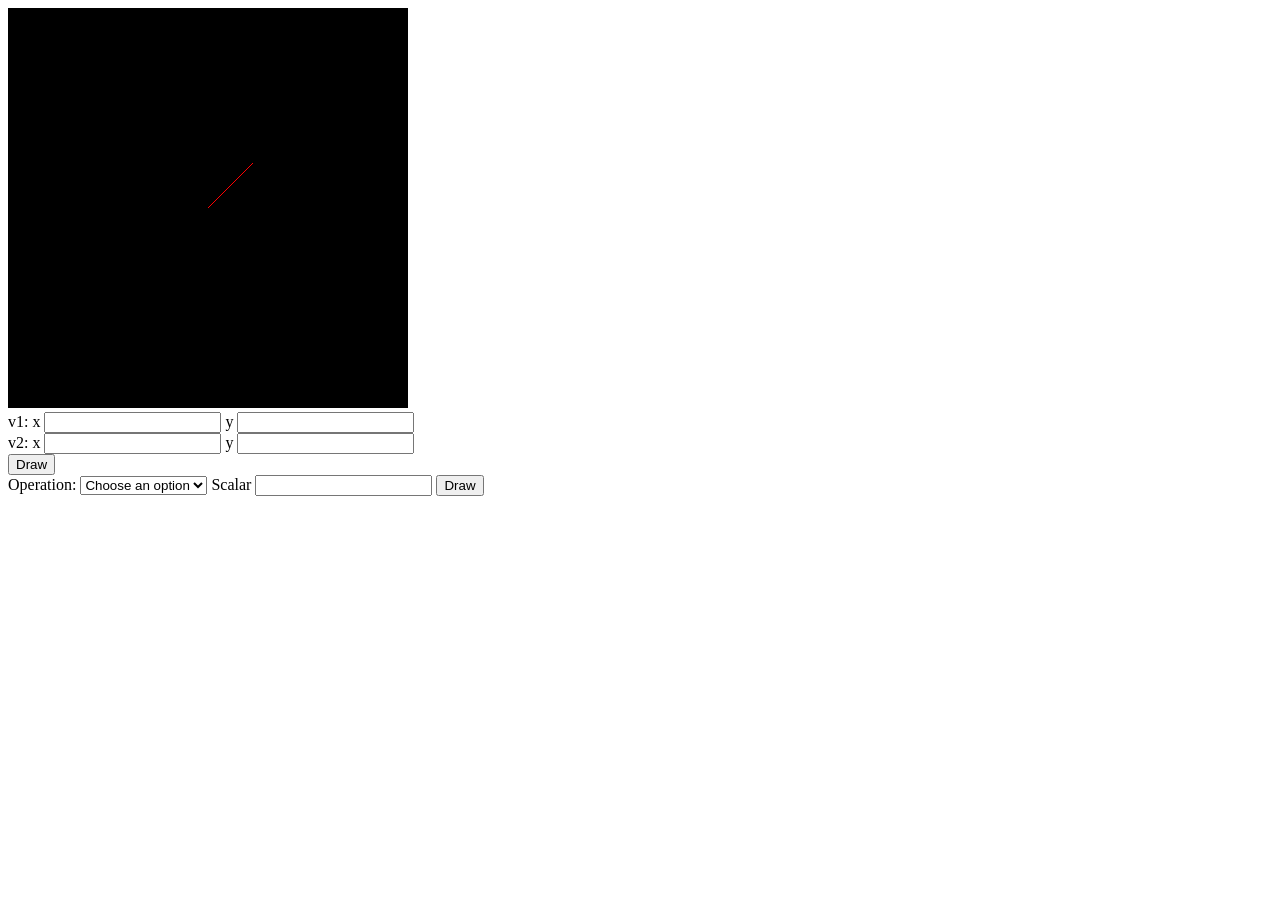
<file: asgn0/asgn0.html>
<!DOCTYPE html> 
<html lang ="en">
    <head>
        <meta charset="utf-8" />
        <title>Draw a blue rectangle (canvas version)</title>
    </head>

    <body onload="main()">
        <canvas id="example" width="400" height="400">
            Please use a browser that supports "canvas"
        </canvas>
        <script src="lib/cuon-matrix-cse160.js"></script>
        <script src="asgn0.js"></script>
        <div>
            v1: x <input type="number" id="x1">
            y <input type="number" id="y1">
        </div>
        <div>
            v2: x <input type="number" id="x2">
            y <input type="number" id="y2">
        </div>
        <button onclick="handleDrawEvent()">Draw</button>
        <div>
            Operation: 
            <select name="operations" id="operation-select">
                <option value=""> Choose an option</option>
                <option value="add"> Add</option>
                <option value="sub"> Subtract</option>
                <option value="mul"> Multiply</option>
                <option value="div"> Divide</option>
                <option value="mag"> Magnitude</option>
                <option value="norm"> Normalize</option>
                <option value="angle"> Angle Between</option>
                <option value="area"> Area</option>

            </select>
            Scalar <input type="number" id="scalar">
            <button onclick="handleDrawOperationEvent()">Draw</button>
        </div>
    </body>
</html>
</file>
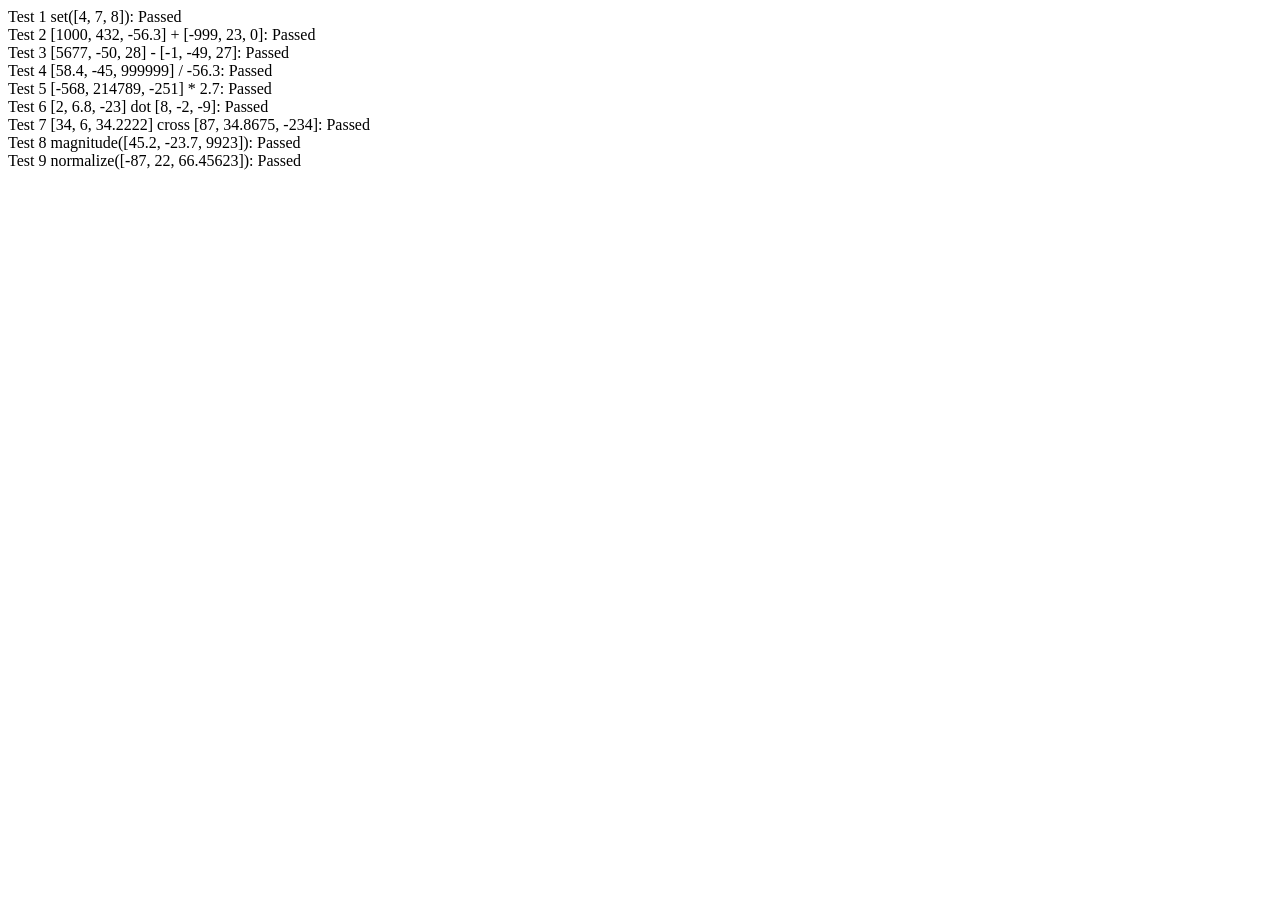
<file: asgn0/lib/vectorTests.html>
<!DOCTYPE html>
<html>

<head>
  <meta charset="UTF-8" />
  <meta name="viewport" content="width=device-width" />
  <title>Vector Tests</title>
</head>

<body>
  Test 1 set([4, 7, 8]): <span id=test1></span>
  <br>
  Test 2 [1000, 432, -56.3] + [-999, 23, 0]: <span id=test2></span>
  <br>
  Test 3 [5677, -50, 28] - [-1, -49, 27]: <span id=test3></span>
  <br>
  Test 4 [58.4, -45, 999999] / -56.3: <span id=test4></span>
  <br>
  Test 5 [-568, 214789, -251] * 2.7: <span id=test5></span>
  <br>
  Test 6 [2, 6.8, -23] dot [8, -2, -9]: <span id=test6></span>
  <br>
  Test 7 [34, 6, 34.2222] cross [87, 34.8675, -234]: <span id=test7></span>
  <br>
  Test 8 magnitude([45.2, -23.7, 9923]): <span id=test8></span>
  <br>
  Test 9 normalize([-87, 22, 66.45623]): <span id=test9></span>

  <script src="cuon-matrix-cse160.js"></script>
  <script>
    var ERROR = 0.1

    function verify(vect, sol, text) {
      passed = vect.every((val, i) => Math.abs(val - sol[i]) < ERROR)
      passed ? text.innerHTML = "Passed" : text.innerHTML = "Failed"
    }
    // Test 1 set([4, 7, 8])
    let text = document.getElementById("test1")
    let vect1 = new Vector3([0, 0, 0])
    let vect2 = new Vector3([4, 7, 8])
    vect1.set(vect2)
    let v1 = vect1.elements
    verify(v1, [4, 7, 8], text)

    // Test 2 [1000, 432, -56.3] + [-999, 23, 0]
    text = document.getElementById("test2")
    vect1 = new Vector3([1000, 432, -56.3])
    vect2 = new Vector3([-999, 23, 0])
    vect1.add(vect2)
    let v = vect1.elements
    verify(v, [1, 455, -56.3], text)

    // Test 3 [5677, -50, 28] - [-1, -49, 27]
    text = document.getElementById("test3")
    vect1 = new Vector3([5677, -50, 28])
    vect2 = new Vector3([-1, -49, 27])
    vect1.sub(vect2)
    v = vect1.elements
    verify(v, [5678, -1, 1], text)

    // Test 4 [58.4, -45, 999999] / -56.3
    text = document.getElementById("test4")
    let vect = new Vector3([58.4, -45, 999999])
    vect.div(-56.3)
    v = vect.elements
    verify(v, [-1.037300178, 0.79928952, -17761.971580817], text)

    // Test 5 [-568, 214789, -251] * 2.7
    text = document.getElementById("test5")
    vect = new Vector3([-568, 214789, -251])
    vect.mul(2.7)
    v = vect.elements
    verify(v, [-1533.6, 579930.3, -677.7], text)

    // Test 6 [2, 6.8, -23] dot [8, -2, -9]
    text = document.getElementById("test6")
    vect1 = new Vector3([2, 6.8, -23])
    vect2 = new Vector3([8, -2, -9])
    let num = Vector3.dot(vect1, vect2)
    Math.abs(num - 209.4) < ERROR ? text.innerHTML = "Passed" : text.innerHTML = "Failed"

    // Test 7 [34, 6, 34.2222] cross [87, 34.8675, -234]
    text = document.getElementById("test7")
    vect1 = new Vector3([34, 6, 34.2222])
    vect2 = new Vector3([87, 34.8675, -234])
    v = Vector3.cross(vect1, vect2).elements
    verify(v, [-2597.2425585, 10933.3314, 663.495], text)

    // Test 8 magnitude([45.2, -23.7, 9923])
    text = document.getElementById("test8")
    vect = new Vector3([45.2, -23.7, 9923])
    num = vect.magnitude()
    Math.abs(num - 9923.131246235) < ERROR ? text.innerHTML = "Passed" : text.innerHTML = "Failed"

    // Test 9 normalize([-87, 22, 66.45623])
    text = document.getElementById("test9")
    vect = new Vector3([-87, 22, 66.45623])
    v = vect.normalize().elements
    verify(v, [-0.779104913, 0.197015035, 0.595130751], text)
  </script>
</body>

</html>
</file>
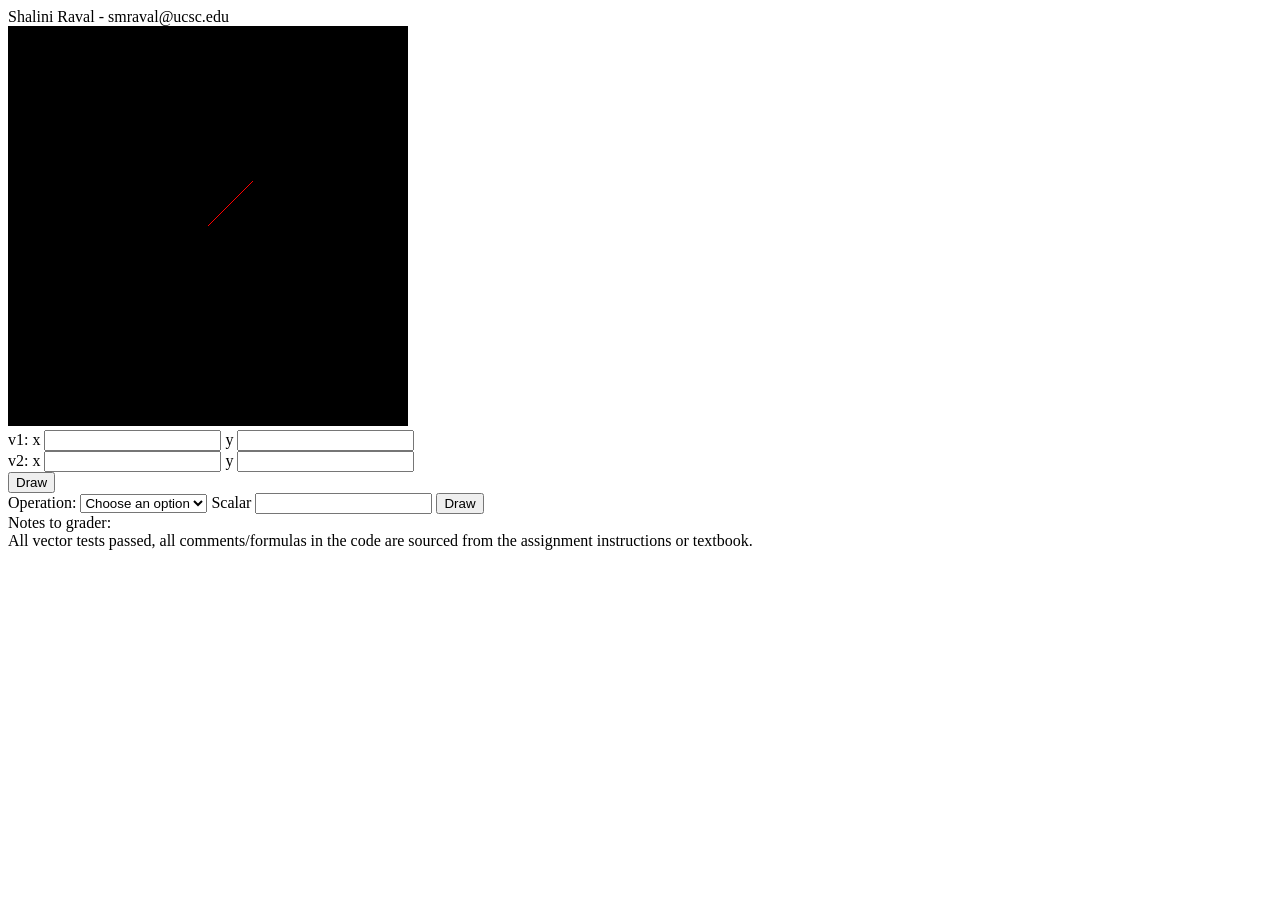
<file: asgn0/src/asgn0.html>
<!DOCTYPE html> 
<html lang ="en">
    <head>
        <meta charset="utf-8" />
        <title>Draw a blue rectangle (canvas version)</title>
    </head>

    <body onload="main()">
        <div>
            Shalini Raval - smraval@ucsc.edu
        </div>
        <canvas id="example" width="400" height="400">
            Please use a browser that supports "canvas"
        </canvas>
        <script src="../lib/cuon-matrix-cse160.js"></script>
        <script src="asgn0.js"></script>
        <div>
            v1: x <input type="number" id="x1">
            y <input type="number" id="y1">
        </div>
        <div>
            v2: x <input type="number" id="x2">
            y <input type="number" id="y2">
        </div>
        <button onclick="handleDrawEvent()">Draw</button>
        <div>
            Operation: 
            <select name="operations" id="operation-select">
                <option value=""> Choose an option</option>
                <option value="add"> Add</option>
                <option value="sub"> Subtract</option>
                <option value="mul"> Multiply</option>
                <option value="div"> Divide</option>
                <option value="mag"> Magnitude</option>
                <option value="norm"> Normalize</option>
                <option value="angle"> Angle Between</option>
                <option value="area"> Area</option>

            </select>
            Scalar <input type="number" id="scalar">
            <button onclick="handleDrawOperationEvent()">Draw</button>
        </div>
        <div>
            Notes to grader: 
            <div>
                All vector tests passed, all comments/formulas in the code 
                are sourced from the assignment instructions or textbook. 
            </div>
        </div>
    </body>
</html>
</file>
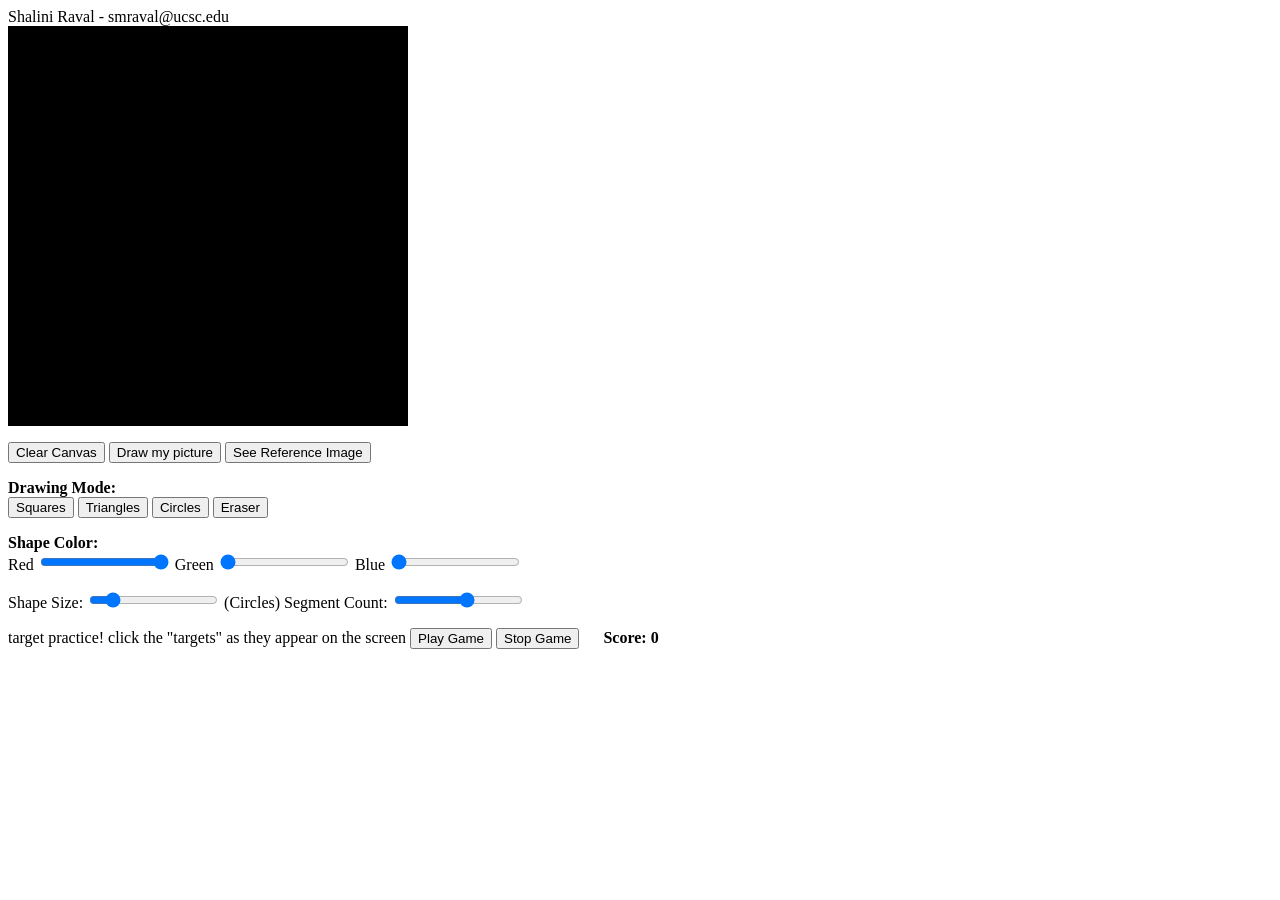
<file: asgn1/src/asgn1.html>
<!DOCTYPE html>
<html lang="en">
    <head>
        <meta charset="utf-8" />
        <title>Assignment 2</title>
          <div>
            Shalini Raval - smraval@ucsc.edu
        </div>
    </head>

    <body onload="main()">
        <div style="display: flex; gap: 20px;">
            <canvas id="webgl" width="400" height="400">
                Please use the browser supporting "canvas".
            </canvas>
            <img id="referenceImage" src="myDrawing.png" alt="Reference Drawing" style="display: none; height: 400px; border: 2px solid #ccc;">
        </div>

        <p>
            <button type="button" id="clearButton">Clear Canvas</button>
            <button type="button" id="drawPictureButton"> Draw my picture</button>
            <button type="button" id="toggleReferenceButton">See Reference Image</button>
        </p>
        <p>
            <b>Drawing Mode:</b><br>
            <button type="button" id="squareButton">Squares</button>
            <button type="button" id="triangleButton">Triangles</button>
            <button type="button" id="circleButton">Circles</button>
            <button type="button" id="eraserButton">Eraser</button>
        </p>
        <p>
            <b>Shape Color:</b><br>
            Red <input type="range" min="0" max="100" value="100" class="slider" id="redSlider">
            Green <input type="range" min="0" max="100" value="0" class="slider" id="greenSlider">
            Blue <input type="range" min="0" max="100" value="0" class="slider" id="blueSlider">
        </p>
         <p>
            Shape Size: <input type="range" min="5" max="40" value="10" class="slider" id="sizeSlider">
            (Circles) Segment Count: <input type="range" min="3" max="50" value="30" class="slider" id="segmentSlider">
        </p>

        <p>
            target practice! click the "targets" as they appear on the screen
            <button type="button" id="playGameButton">Play Game</button>
            <button type="button" id="stopGameButton">Stop Game</button>
            <span id="gameScore" style="margin-left: 20px; font-weight: bold; font-size: 16px;">Score: 0</span>
        </p>


        <script src="../lib/webgl-utils.js"></script>
        <script src="../lib/webgl-debug.js"></script>
        <script src="../lib/cuon-utils.js"></script>
        <script src="asgn1.js"></script>
        <script src="drawing.js"></script>
        <script src="target.js"></script>
    </body>
</html>
</file>
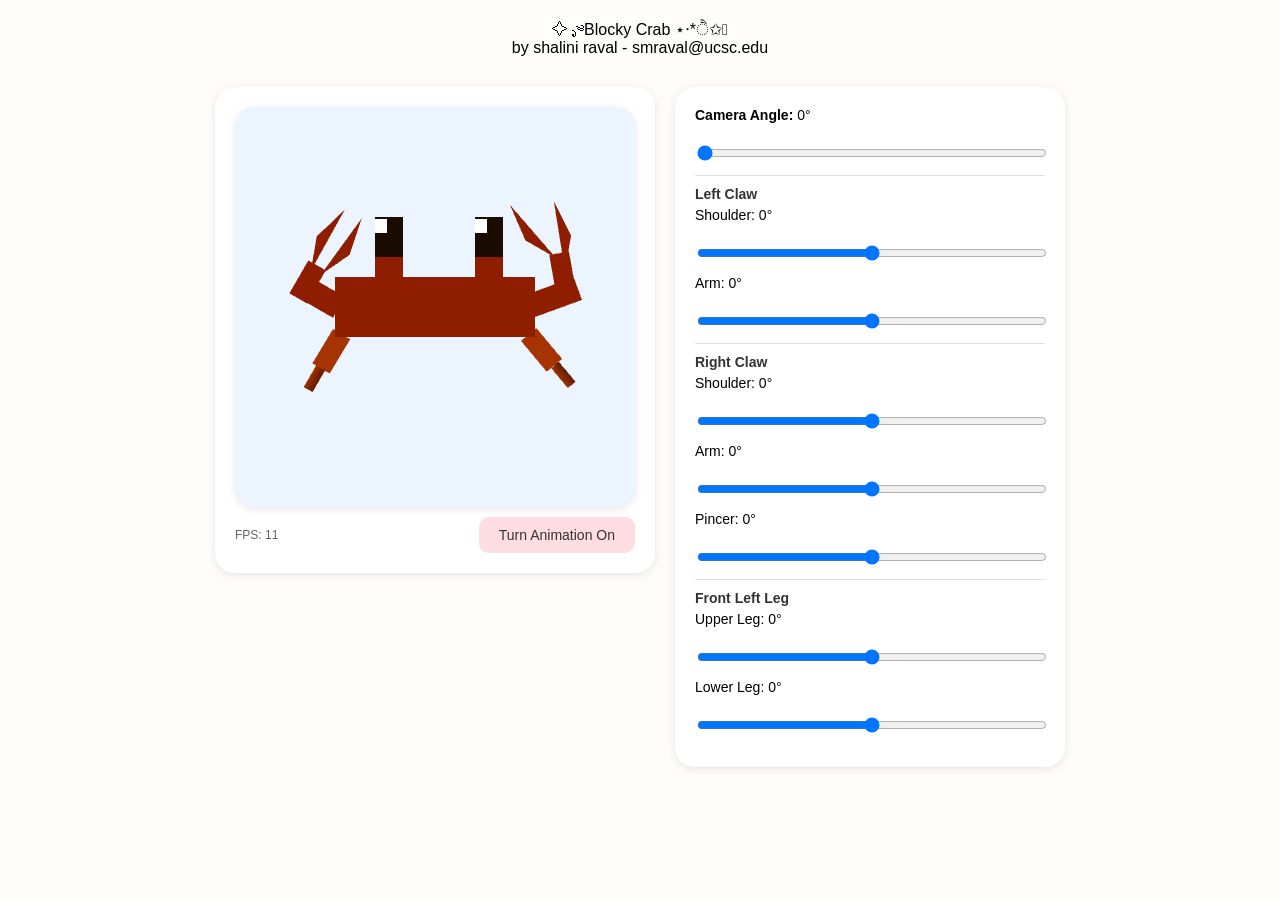
<file: asgn2/src/BlockyAnimal.html>
<!DOCTYPE html>
<html lang="en">
    <head>
        <meta charset="utf-8" />
        <title>Asgn2: Blocky Animal</title>
        <link rel="stylesheet" href="BlockyAnimal.css">
    </head>

    <body onload="main()">
        <div class="header">
            <div>✧ ೃ༄Blocky Crab ⋆‧*ੈ✩𓏲</div>
            by shalini raval - smraval@ucsc.edu
        </div>
        <div class="container">
            <div class="canvas-container">
                <canvas id="webgl" width="400" height="400">
                    Please use the browser supporting "canvas".
                </canvas>
                <div class="canvas-footer">
                    <div id="performance">
                        FPS: <span id="fpsValue">0</span>
                    </div>
                    <button id="animationToggle">Turn Animation On</button>
                </div>
            </div>
            
            <div class="controls-container">
                <div class="control-group">
                    <label><b>Camera Angle:</b> <span id="cameraAngleValue">0</span>°</label><br>
                    <input type="range" min="0" max="360" value="0" id="globalRotationSlider">
                </div>
                <hr>
                <strong>Left Claw</strong>
                <div class="control-group">
                    <label>Shoulder: <span id="clawShoulderValue">0</span>°</label><br>
                    <input type="range" min="-90" max="90" value="0" id="clawShoulderSlider">
                </div>
                <div class="control-group">
                    <label>Arm: <span id="clawElbowValue">0</span>°</label><br>
                    <input type="range" min="-90" max="90" value="0" id="clawElbowSlider">
                </div>
                <hr>
                <strong>Right Claw</strong>
                <div class="control-group">
                    <label>Shoulder: <span id="clawShoulderRValue">0</span>°</label><br>
                    <input type="range" min="-90" max="90" value="0" id="clawShoulderRSlider">
                </div>
                <div class="control-group">
                    <label>Arm: <span id="clawElbowRValue">0</span>°</label><br>
                    <input type="range" min="-90" max="90" value="0" id="clawElbowRSlider">
                </div>
                <div class="control-group">
                    <label>Pincer: <span id="clawPincerRValue">0</span>°</label><br>
                    <input type="range" min="-30" max="30" value="0" id="clawPincerRSlider">
                </div>
                <hr>
                <strong>Front Left Leg</strong>
                <div class="control-group">
                    <label>Upper Leg: <span id="legHipValue">0</span>°</label><br>
                    <input type="range" min="-180" max="180" value="0" id="legHipSlider">
                </div>
                <div class="control-group">
                    <label>Lower Leg: <span id="legKneeValue">0</span>°</label><br>
                    <input type="range" min="-180" max="180" value="0" id="legKneeSlider">
                </div>
            </div>
        </div>

        <script src="../lib/webgl-utils.js"></script>
        <script src="../lib/webgl-debug.js"></script>
        <script src="../lib/cuon-utils.js"></script>
        <script src="../lib/cuon-matrix-cse160.js"></script>
        <script src="BlockyAnimal.js"></script>
        <script src="Circle.js"></script>
        <script src="Points.js"></script>
        <script src="Triangle.js"></script>
        <script src="Cube.js"></script>
    </body>
</html>
</file>
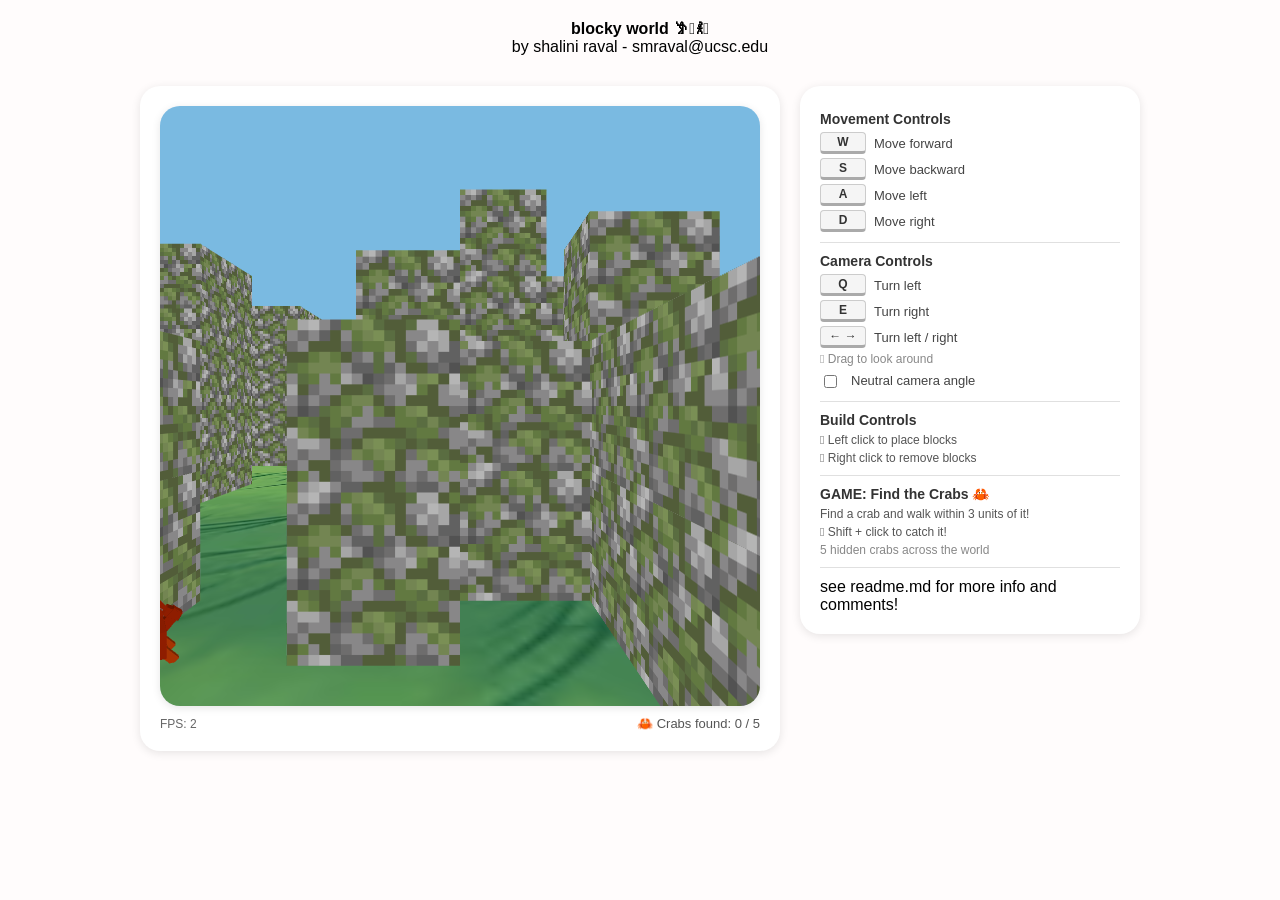
<file: asgn3/src/World.html>
<!DOCTYPE html>
<html lang="en">
<head>
  <meta charset="utf-8">
  <title>asgn3: blocky world</title>
  <style>
    body {
      font-family: Arial, sans-serif;
      margin: 0;
      padding: 20px;
      background-color: #fffcfc;
    }

    .header {
      text-align: center;
      margin-bottom: 30px;
    }

    .container {
      display: flex;
      flex-direction: row;
      justify-content: center;
      align-items: flex-start;
      gap: 20px;
      max-width: 1000px;
      margin: 0 auto;
    }

    .canvas-container {
      background-color: white;
      border-radius: 20px;
      padding: 20px;
      box-shadow: 0 2px 10px rgba(0, 0, 0, 0.1);
      display: flex;
      flex-direction: column;
      align-items: center;
    }

    #webgl {
      border-radius: 20px;
      box-shadow: 0 2px 8px rgba(0, 0, 0, 0.1);
      display: block;
      background-color: #ecf5ff;
    }

    .canvas-footer {
      display: flex;
      justify-content: space-between;
      align-items: center;
      width: 100%;
      margin-top: 10px;
    }

    #performance {
      font-size: 12px;
      color: #666;
    }

    .controls-container {
      background-color: white;
      border-radius: 20px;
      padding: 20px;
      box-shadow: 0 2px 10px rgba(0, 0, 0, 0.1);
      width: 350px;
      max-width: 350px;
    }

    .control-group {
      margin-bottom: 10px;
    }

    .control-group label {
      display: block;
      margin-bottom: 2px;
      font-size: 14px;
    }

    button {
      padding: 10px 20px;
      font-size: 14px;
      background-color: #FDDCE2;
      color: #333;
      border: none;
      border-radius: 10px;
      cursor: pointer;
      transition: background-color 0.3s;
    }

    button:hover { background-color: #fcc9d1; }
    button:active { background-color: #fbb6c0; }

    hr {
      border: none;
      border-top: 1px solid #e0e0e0;
      margin: 10px 0;
    }

    strong {
      display: block;
      margin: 5px 0;
      font-size: 14px;
      color: #333;
    }

    .key-row {
      display: flex;
      align-items: center;
      gap: 8px;
      margin-bottom: 4px;
      font-size: 13px;
      color: #444;
    }

    .key {
      display: inline-block;
      background-color: #f5f5f5;
      border: 1px solid #ccc;
      border-bottom: 3px solid #aaa;
      border-radius: 4px;
      padding: 2px 8px;
      font-weight: bold;
      font-size: 12px;
      color: #333;
      min-width: 28px;
      text-align: center;
    }
  </style>
</head>

<body onload="main()">

  <div class="header">
    <div><b>blocky world 𐦂𖨆𐀪𖠋</b></div>
    by shalini raval - smraval@ucsc.edu
  </div>

  <div class="container">

    <div class="canvas-container">
      <canvas id="webgl" width="600" height="600">
        Please use a browser that supports the canvas element.
      </canvas>
      <div class="canvas-footer">
        <div id="performance">FPS: <span id="fpsValue">0</span></div>
        <div id="crabDisplay" style="font-size:13px;color:#555;">
          🦀 Crabs found: <span id="crabCount">0 / 5</span>
        </div>
      </div>
    </div>

    <div class="controls-container">

      <strong>Movement Controls</strong>
      <div class="control-group">
        <div class="key-row"><span class="key">W</span> Move forward</div>
        <div class="key-row"><span class="key">S</span> Move backward</div>
        <div class="key-row"><span class="key">A</span> Move left</div>
        <div class="key-row"><span class="key">D</span> Move right</div>
      </div>

      <hr>
      <strong>Camera Controls</strong>
      <div class="control-group">
        <div class="key-row"><span class="key">Q</span> Turn left</div>
        <div class="key-row"><span class="key">E</span> Turn right</div>
        <div class="key-row"><span class="key">← →</span> Turn left / right</div>
        <div class="key-row" style="color:#888;font-size:12px;">𖦹 Drag to look around</div>
        <div class="key-row" style="margin-top:6px;">
          <input type="checkbox" id="neutralCamera" style="margin-right:6px;">
          <label for="neutralCamera" style="font-size:13px;cursor:pointer;">Neutral camera angle</label>
        </div>
      </div>

      <hr>
      <strong>Build Controls</strong>
      <div class="control-group">
        <div class="key-row" style="color:#555;font-size:12px;"> 𖦹 Left click to place blocks</div>
        <div class="key-row" style="color:#555;font-size:12px;"> 𖦹 Right click to remove blocks</div>
      </div>

      <hr>
      <strong>GAME: Find the Crabs 🦀</strong>
      <div class="control-group">
        <div class="key-row" style="color:#555;font-size:12px;">Find a crab and walk within 3 units of it!</div>
        <div class="key-row" style="color:#555;font-size:12px;"> 𖦹 Shift + click to catch it!</div>
        <div class="key-row" style="color:#888;font-size:12px;">5 hidden crabs across the world</div>
      </div>
      <hr>
          <div> see readme.md for more info and comments!</div>
    </div>
  </div>

  <script src="../lib/webgl-utils.js"></script>
  <script src="../lib/webgl-debug.js"></script>
  <script src="../lib/cuon-utils.js"></script>
  <script src="../lib/cuon-matrix-cse160.js"></script>

  <script src="Camera.js"></script>
  <script src="Triangle.js"></script>
  <script src="Cube.js"></script>
  <script src="Crab.js"></script>
  <script src="World.js"></script>

</body>
</html>
</file>
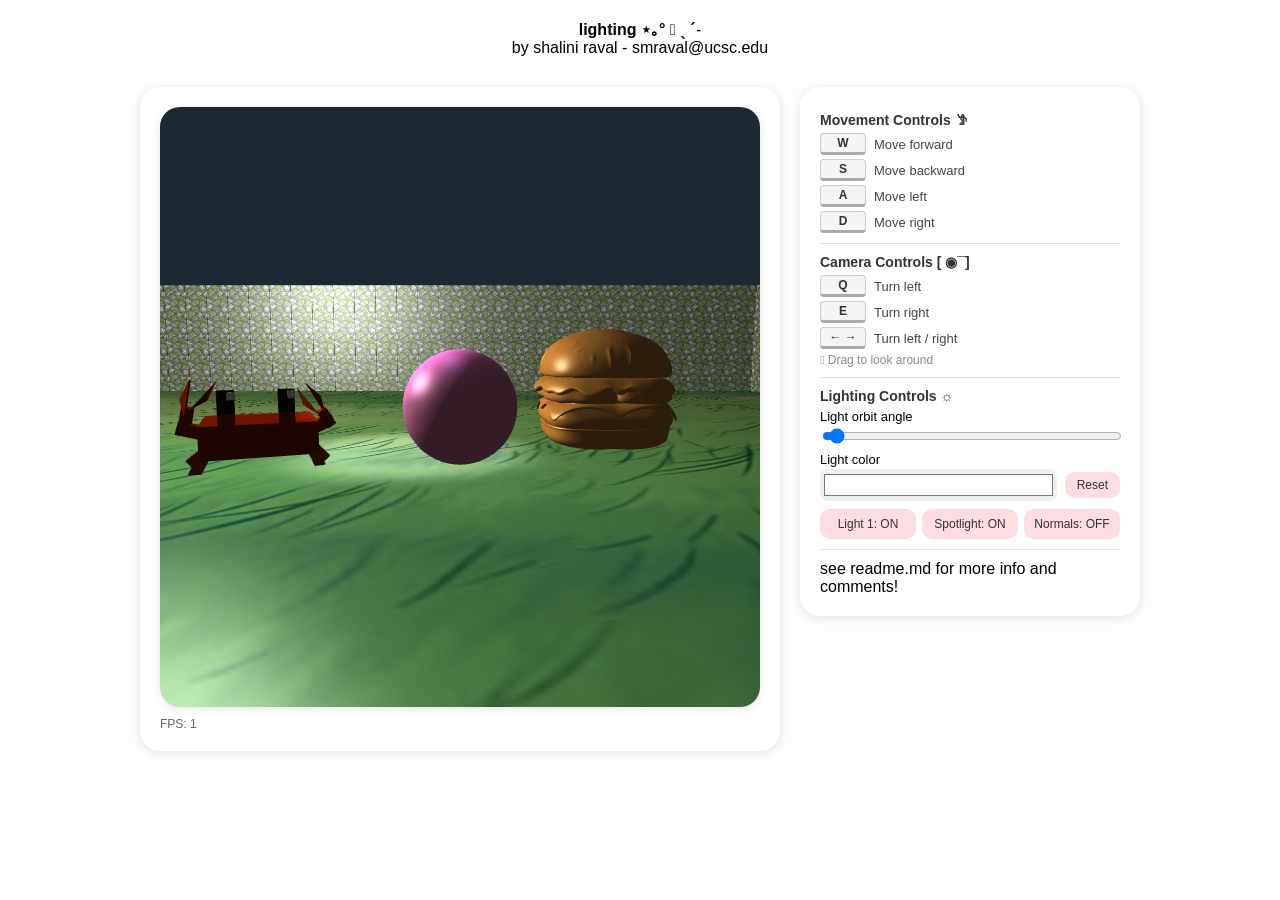
<file: asgn4/src/World.html>
<!DOCTYPE html>
<html lang="en">
<head>
  <meta charset="utf-8">
  <title>asgn4: lighting</title>
  <style>
    body {
      font-family: Arial, sans-serif;
      margin: 0;
      padding: 20px;
      background-color: #fffcfc;
    }

    .header {
      text-align: center;
      margin-bottom: 30px;
    }

    .container {
      display: flex;
      flex-direction: row;
      justify-content: center;
      align-items: flex-start;
      gap: 20px;
      max-width: 1000px;
      margin: 0 auto;
    }

    .canvas-container {
      background-color: white;
      border-radius: 20px;
      padding: 20px;
      box-shadow: 0 2px 10px rgba(0, 0, 0, 0.1);
      display: flex;
      flex-direction: column;
      align-items: center;
    }

    #webgl {
      border-radius: 20px;
      box-shadow: 0 2px 8px rgba(0, 0, 0, 0.1);
      display: block;
      background-color: #ecf5ff;
    }

    .canvas-footer {
      display: flex;
      justify-content: space-between;
      align-items: center;
      width: 100%;
      margin-top: 10px;
    }

    #performance {
      font-size: 12px;
      color: #666;
    }

    .controls-container {
      background-color: white;
      border-radius: 20px;
      padding: 20px;
      box-shadow: 0 2px 10px rgba(0, 0, 0, 0.1);
      width: 350px;
      max-width: 350px;
    }

    .control-group {
      margin-bottom: 10px;
    }

    .control-group label {
      display: block;
      margin-bottom: 2px;
      font-size: 14px;
    }

    button {
      padding: 10px 20px;
      font-size: 14px;
      background-color: #FDDCE2;
      color: #333;
      border: none;
      border-radius: 10px;
      cursor: pointer;
      transition: background-color 0.3s;
    }

    button:hover { background-color: #fcc9d1; }
    button:active { background-color: #fbb6c0; }

    hr {
      border: none;
      border-top: 1px solid #e0e0e0;
      margin: 10px 0;
    }

    strong {
      display: block;
      margin: 5px 0;
      font-size: 14px;
      color: #333;
    }

    .key-row {
      display: flex;
      align-items: center;
      gap: 8px;
      margin-bottom: 4px;
      font-size: 13px;
      color: #444;
    }

    .key {
      display: inline-block;
      background-color: #f5f5f5;
      border: 1px solid #ccc;
      border-bottom: 3px solid #aaa;
      border-radius: 4px;
      padding: 2px 8px;
      font-weight: bold;
      font-size: 12px;
      color: #333;
      min-width: 28px;
      text-align: center;
    }
  </style>
</head>

<body onload="main()">

  <div class="header">
    <div><b> lighting ⋆｡° 𖣤 ˎˊ˗ </b></div>
    by shalini raval - smraval@ucsc.edu
  </div>

  <div class="container">

    <div class="canvas-container">
      <canvas id="webgl" width="600" height="600">
        Please use a browser that supports the canvas element.
      </canvas>
      <div class="canvas-footer">
        <div id="performance">FPS: <span id="fpsValue">0</span></div>
      </div>
    </div>

    <div class="controls-container">

      <strong>Movement Controls 𐦂</strong>
      <div class="control-group">
        <div class="key-row"><span class="key">W</span> Move forward</div>
        <div class="key-row"><span class="key">S</span> Move backward</div>
        <div class="key-row"><span class="key">A</span> Move left</div>
        <div class="key-row"><span class="key">D</span> Move right</div>
      </div>

      <hr>
      <strong>Camera Controls [ ◉¯] </strong>
      <div class="control-group">
        <div class="key-row"><span class="key">Q</span> Turn left</div>
        <div class="key-row"><span class="key">E</span> Turn right</div>
        <div class="key-row"><span class="key">← →</span> Turn left / right</div>
        <div class="key-row" style="color:#888;font-size:12px;">𖦹 Drag to look around</div>
      </div>

      <hr>
      <strong>Lighting Controls ☼ </strong>
      <div class="control-group">
        <label style="font-size:13px;">Light orbit angle</label>
        <input type="range" id="lightSlider" min="0" max="360" value="0" step="0.5" style="width:100%;margin-bottom:8px;">
        <label style="font-size:13px;">Light color</label>
        <div style="display:flex;gap:8px;align-items:center;margin-bottom:8px;">
          <input type="color" id="lightColorPicker" value="#ffffff" style="flex:1;height:32px;cursor:pointer;border:none;border-radius:8px;">
          <button id="btnResetColor" style="white-space:nowrap;padding:6px 12px;font-size:12px;">Reset</button>
        </div>
        <div style="display:flex;gap:6px;">
          <button id="btnLighting" style="flex:1;padding:8px 4px;font-size:12px;">Light 1: ON</button>
          <button id="btnSpot" style="flex:1;padding:8px 4px;font-size:12px;">Spotlight: ON</button>
          <button id="btnNormalViz" style="flex:1;padding:8px 4px;font-size:12px;">Normals: OFF</button>
        </div>
      </div>

      <hr>
      <div> see readme.md for more info and comments!</div>
    </div>
  </div>

  <script src="../lib/webgl-utils.js"></script>
  <script src="../lib/webgl-debug.js"></script>
  <script src="../lib/cuon-utils.js"></script>
  <script src="../lib/cuon-matrix-cse160.js"></script>

  <script src="Camera.js"></script>
  <script src="Triangle.js"></script>
  <script src="Cube.js"></script>
  <script src="Sphere.js"></script>
  <script src="Crab.js"></script>
  <script src="Model.js"></script>
  <script src="World.js"></script>

</body>
</html>
</file>
<file: asgn2/src/BlockyAnimal.css>
body {
    font-family: Arial, sans-serif;
    margin: 0;
    padding: 20px;
    background-color: #fffcfc;
}

.header {
    text-align: center;
    margin-bottom: 30px;
}

.container {
    display: flex;
    flex-direction: row;
    justify-content: center;
    align-items: flex-start;
    gap: 20px;
    max-width: 1000px;
    margin: 0 auto;
}

.canvas-container {
    background-color: white;
    border-radius: 20px;
    padding: 20px;
    box-shadow: 0 2px 10px rgba(0, 0, 0, 0.1);
    display: flex;
    flex-direction: column;
    align-items: center;
}

#webgl {
    border-radius: 20px;
    box-shadow: 0 2px 8px rgba(0, 0, 0, 0.1);
    display: block;
    background-color: #ecf5ff;
}

.canvas-footer {
    display: flex;
    justify-content: space-between;
    align-items: center;
    width: 100%;
    margin-top: 10px;
}

#performance {
    font-size: 12px;
    color: #666;
}

.controls-container {
    background-color: white;
    border-radius: 20px;
    padding: 20px;
    box-shadow: 0 2px 10px rgba(0, 0, 0, 0.1);
    width: 350px;
    max-width: 350px;
}

.control-group {
    margin-bottom: 10px;
}

.control-group label {
    display: block;
    margin-bottom: 2px;
    font-size: 14px;
}

input[type="range"] {
    width: 100%;
    margin-top: 2px;
}

button {
    padding: 10px 20px;
    font-size: 14px;
    background-color: #FDDCE2;
    color: #333;
    border: none;
    border-radius: 10px;
    cursor: pointer;
    transition: background-color 0.3s;
}

button:hover {
    background-color: #fcc9d1;
}

button:active {
    background-color: #fbb6c0;
}

hr {
    border: none;
    border-top: 1px solid #e0e0e0;
    margin: 10px 0;
}

strong {
    display: block;
    margin: 5px 0 5px 0;
    font-size: 14px;
    color: #333;
}
</file>
